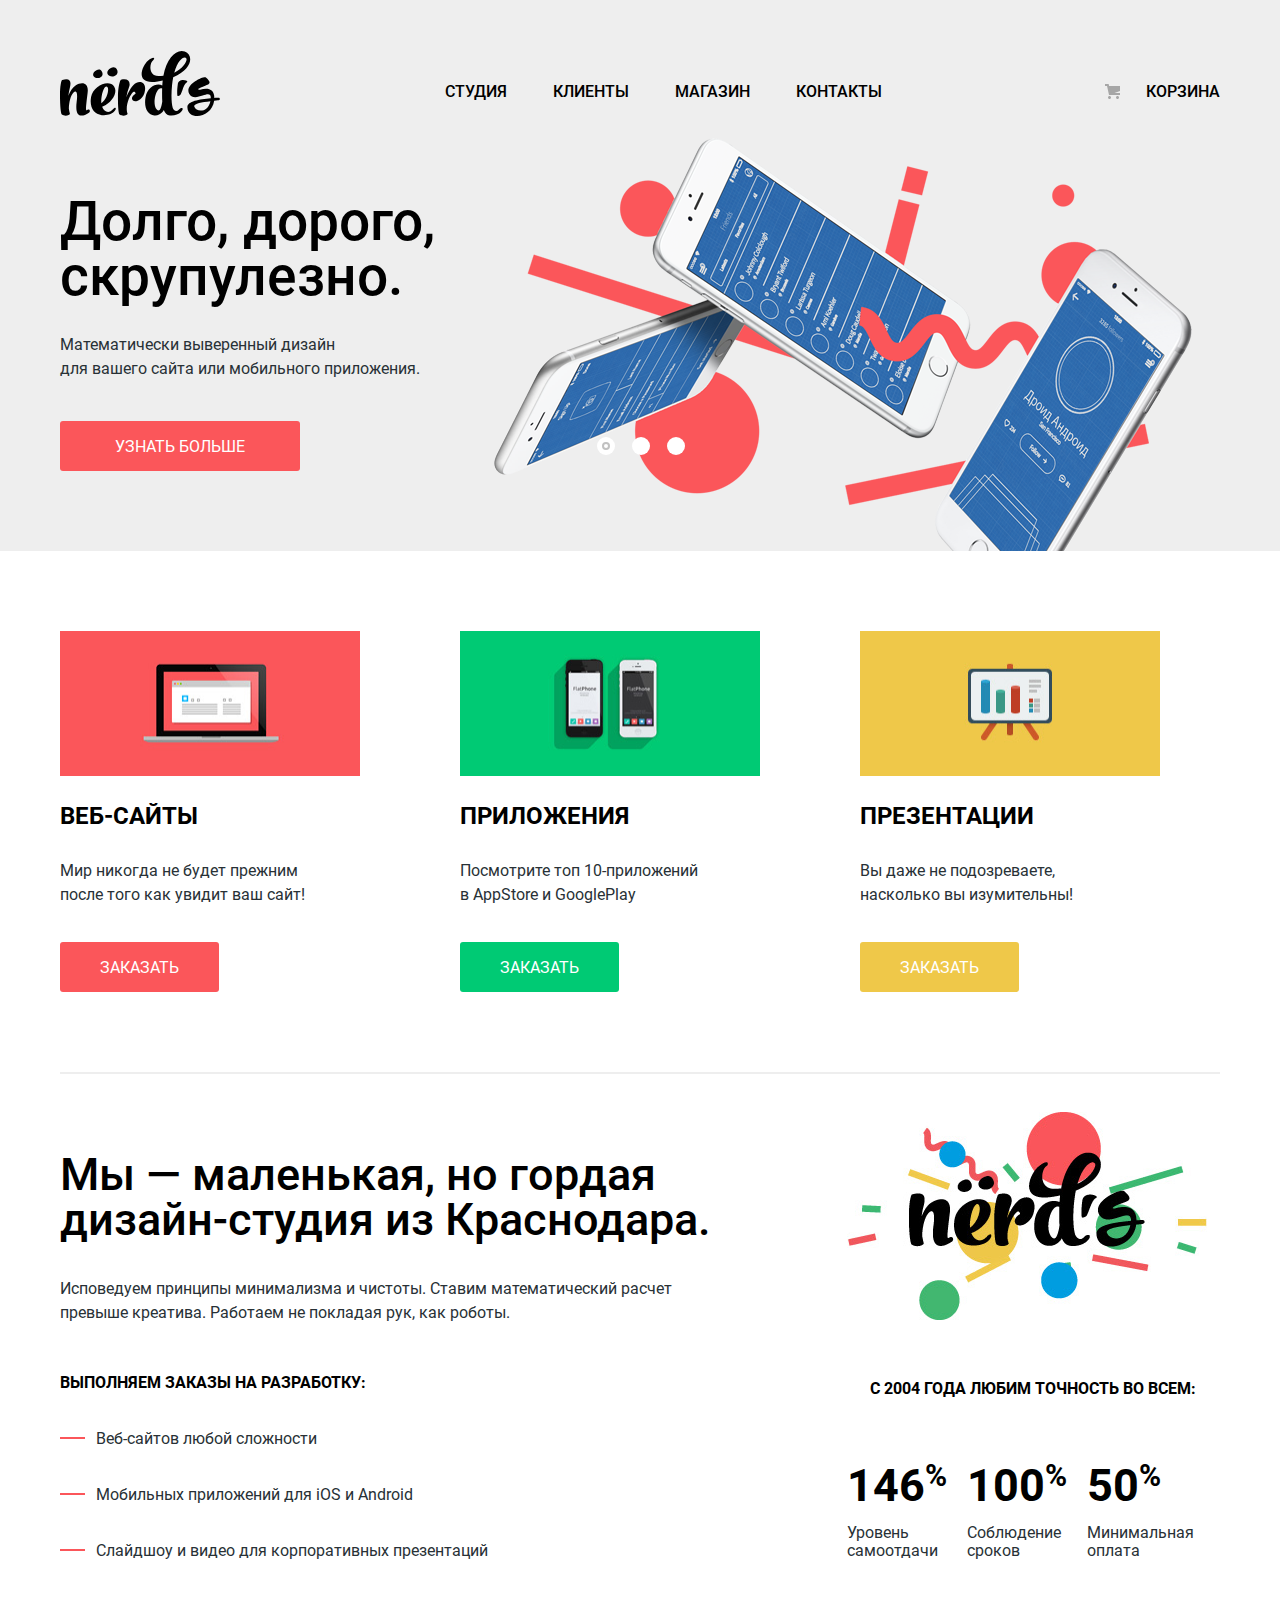
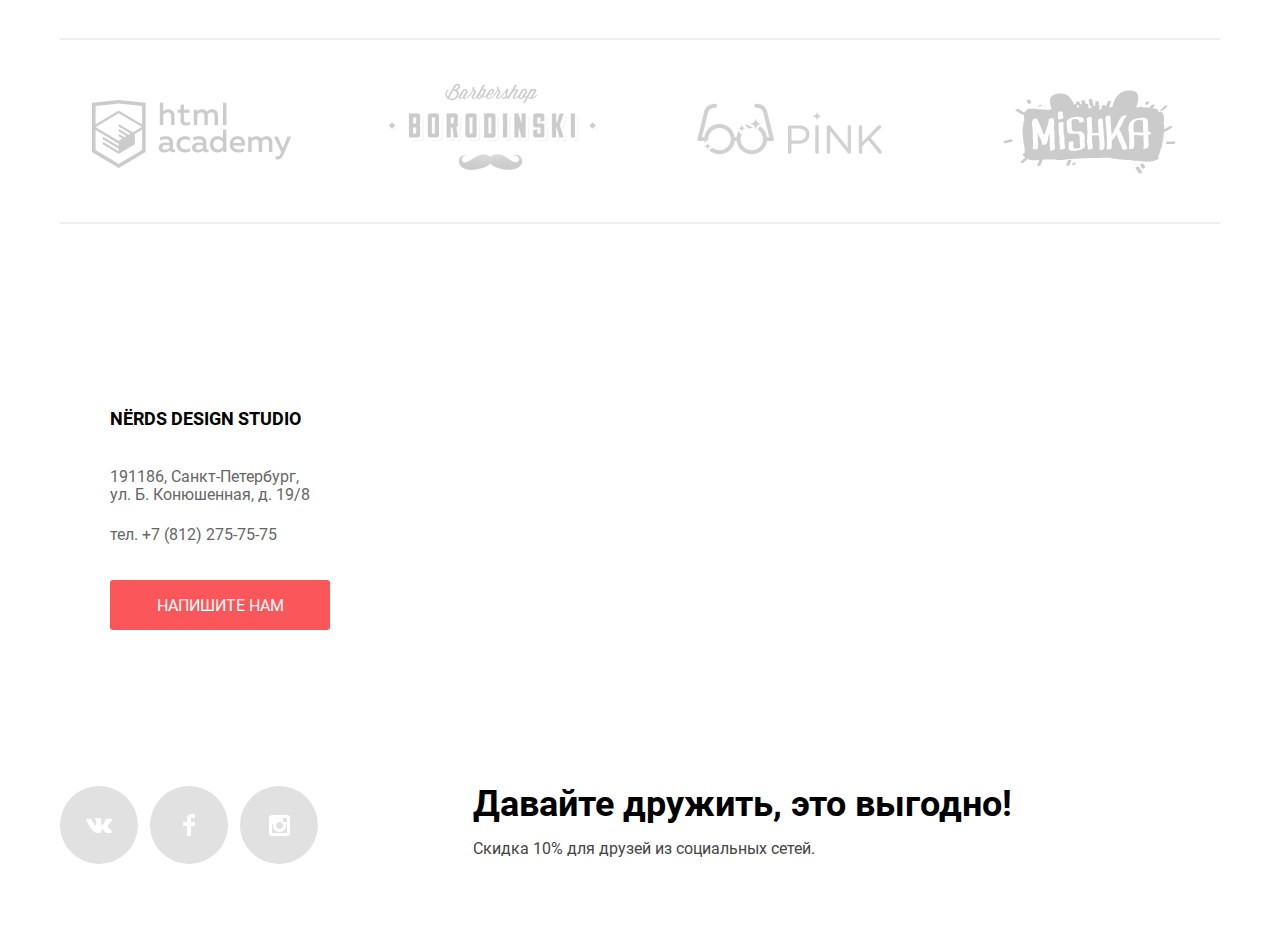
<file: index.html>
<!DOCTYPE html>
<html lang="ru" class="page">
<head>
  <meta charset="UTF-8">
  <title>Nerds — дизайн студия №1 из Краснодара</title>
  <!-- <meta http-equiv="X-UA-Compatible" content="IE=edge">
  <meta name="viewport" content="width=device-width, initial-scale=1.0"> -->

  <link rel="icon" href="favicon.ico" />
  <link rel="icon" href="img/favicon/favicon.svg" type="image/svg+xml" />
  <link rel="apple-touch-icon" href="img/favicon/180.png" />
  <link rel="manifest" href="manifest.webmanifest" />
  <link rel="stylesheet" href="css/normalize.css">
  <link rel="stylesheet" href="css/style.css">
</head>

<body class="page-body">
  <header class="main-header">
    <nav class="main-navigation container">
      <a class="main-header-logo current-logo">
        <img src="img/svg/nerds-logo.svg" alt="логотип Nerds" width="160px" height="65px">
      </a>
      <ul class="site-navigation">
        <li class="nav-item"><a href="#">Студия</a></li>
        <li class="nav-item"><a href="#">Клиенты</a></li>
        <li class="nav-item"><a href="catalog.html">Магазин</a></li>
        <li class="nav-item"><a href="#">Контакты</a></li>
      </ul>
      <ul class="user-navigation">
          <li class="nav-item"><a class="login-link" href="#">Корзина</a></li>
      </ul>
  </nav>
  </header>

  <main class="page-main">
    <h1 class="visually-hidden">Nerds — дизайн студия из Краснодара</h1>
    <section class="main-slider">

      <h2 class="visually-hidden">Наш подход к работе</h2>

      <div class="slider container">
        <ul class="slider-list">
          <li class="slider-item current-slide">
            <p class="slider-slogan">
              Долго, дорого, <br/>
              скрупулезно.
            </p>
            <p class="slider-description">
              Математически выверенный дизайн<br/>
              для вашего сайта или мобильного приложения.
            </p>
            <a class="button button-slider open-modal" href="#" > Узнать больше</a>
          </li>
          <li class="slider-item">
            <p class="slider-slogan">
              Любим математику <br/>
              как никто другой
            </p>
            <p class="slider-description">
              Никакого креатива, только математические формулы<br/>
              для расчета идеальных пропорций.
            </p>
            <a class="button button-slider open-modal" href="#" > Узнать больше</a>
          </li>
          <li class="slider-item">
            <p class="slider-slogan">
              Только ночь,<br/>
              только хардкор
            </p>
            <p class="slider-description">
              Работать днем, как все? Мы против этого><br/>
              Ближе к полуночи работа только начинается.
            </p>
            <a class="button button-slider open-modal" href="#" > Узнать больше</a>
          </li>
        </ul>
        <div class="slider-controls">
          <button
            class="btn-control current-btn"
            type="button"
            aria-label="Первый слайд"
          ></button>
          <button
            class="btn-control"
            type="button"
            aria-label="Второй слайд"
          ></button>
          <button
            class="btn-control"
            type="button"
            aria-label="Третий слайд"
          ></button>
        </div>
      </div>

    </section>

    <section class="services container">
      <h2 class="visually-hidden">Наши услуги</h2>
      <ul class="service-list">
        <li class="service-item">
          <h3>Веб-сайты</h3>
          <img src="img/illustration-1-1.jpg" alt="иконка веб-сайты" width="300" height="145">
          <p>
            Мир никогда не будет прежним<br/>
            после того как увидит ваш сайт!
          </p>
          <a class="button open-modal" href="#">Заказать</a>
        </li>
        <li class="service-item">
          <h3>Приложения</h3>
          <img src="img/illustration-2-1.jpg" alt="иконка веб-сайты" width="300" height="145">
          <p>
            Посмотрите топ 10-приложений<br/>
            в AppStore и GooglePlay
          </p>
          <a class="button open-modal" href="#">Заказать</a>
        </li>
        <li class="service-item">
          <h3>Презентации</h3>
          <img src="img/illustration-3-1.jpg" alt="иконка веб-сайты" width="300" height="145">
          <p>
            Вы даже не подозреваете,<br/>
            насколько вы изумительны!
          </p>
          <a class="button open-modal" href="#">Заказать</a>
        </li>
      </ul>
    </section>

    <section class="about-us container">
      <h2 class="visually-hidden">О нас</h2>
      <div class="about-description">
        <p class="about-slogan">
          Мы — маленькая, но гордая<br/>
          дизайн-студия из Краснодара.
        </p>
        <p class="about-text">
          Исповедуем принципы минимализма и чистоты. Ставим математический расчет<br/>
          превыше креатива. Работаем не покладая рук, как роботы.</p>
        <h3>Выполняем заказы на разработку:</h3>
        <ul class="order-list">
          <li>Веб-сайтов любой сложности</li>
          <li>Мобильных приложений для iOS и Android</li>
          <li>Слайдшоу и видео для корпоративных презентаций</li>
        </ul>
      </div>

      <div class="about-advantages">
        <h3 class="visually-hidden">Наши преимущества</h3>
        <img src="img/nerds-illustration-1.jpg" alt="логотип студии Nerds" width="360" height="208">
        <p class="advantages-slogan">с 2004 года Любим точность во всем:</p>
        <ul class="advantages-list">
          <li class="advantages-item">
            <p class="advantages-title">146<sup class="percent">%</sup></p>
            <p class="advantages-text">Уровень <br/> самоотдачи</p>
          </li>
          <li class="advantages-item">
            <p class="advantages-title">100<sup class="percent">%</sup></p>
            <p class="advantages-text">Соблюдение <br/> сроков</p>
          </li>
          <li class="advantages-item">
            <p class="advantages-title">50<sup class="percent">%</sup></p>
            <p class="advantages-text">Минимальная <br/> оплата</p>
          </li>
        </ul>
      </div>
    </section>

    <section class="partners container">
      <h2 class="visually-hidden">Наши клиенты и партнеры</h2>
      <ul class="partners-list">
        <li class="partner-item"><a href="#"><img src="img/logo-1.png" alt="html academy logo" width="260" height="180"></a></li>
        <li class="partner-item"><a href="#"><img src="img/logo-2.png" alt="borodinsky logo" width="260" height="180"></a></li>
        <li class="partner-item"><a href="#"><img src="img/logo-3.png" alt="pink logo" width="260" height="180"></a></li>
        <li class="partner-item"><a href="#"><img src="img/logo-4.png" alt="mishka logo" width="260" height="180"></a></li>
      </ul>
    </section>
  </main>

  <footer>
    <section class="footer-map">
      <h2 class="visually-hidden">Наш адрес</h2>
      <div class="wrap-map">
        <!-- <img src="img/map.png"
        alt="Офис компании по адресу ул. Большая Конюшенная 19/8, Санкт-Петербург"
        width="1440" height="416"> -->
        <iframe
          src="https://www.google.com/maps/embed?pb=!1m18!1m12!1m3!1d1998.603625300316!2d30.320858716173465!3d59.93871916905408!2m3!1f0!2f0!3f0!3m2!1i1024!2i768!4f13.1!3m3!1m2!1s0x4696310fca145cc1%3A0x42b32648d8238007!2z0JHQvtC70YzRiNCw0Y8g0JrQvtC90Y7RiNC10L3QvdCw0Y8g0YPQuy4sIDE5LzgsINCh0LDQvdC60YIt0J_QtdGC0LXRgNCx0YPRgNCzLCAxOTExODY!5e0!3m2!1sru!2sru!4v1613493564716!5m2!1sru!2sru"
          height="416"
          width ="100%"
          style="border: 0"
          allowfullscreen="true"
          aria-hidden="falsr"
          tabindex="0"
          title="Офис компании по адресу ул. Большая Конюшенная 19/8, Санкт-Петербург"
        ></iframe>
      </div>
      <div class="contact-wrap container">
        <div class="contact-map">
          <p class="adress-title">NЁRDS DESIGN STUDIO</p>
          <p class="adress-text">
            191186, Санкт-Петербург,<br/>
            ул. Б. Конюшенная, д. 19/8<br/>
          </p>
          <p class="tel-text">
            тел.
            <a class="footer-phone" href="tel:+78122757575">
              +7 (812) 275-75-75
            </a>
          </p>
          <a class="button open-modal" href="http://"> Напишите нам</a>
        </div>
      </div>
    </section>

    <section class="social-contacts container">
      <h2 class="visually-hidden">Наши соц-сети</h2>
      <ul class="social-link">
        <li>
          <a class="btn-social" href="#">
            <span class="visually-hidden">Вконтакте</span>
            <img src="img/svg/vk-icon.svg" alt="иконка вконтакте" width="27" height="15">
          </a>
        </li>
        <li>
          <a class="btn-social" href="#">
            <span class="visually-hidden">Фейсбук</span>
            <img src="img/svg/fb-icon.svg" alt="иконка фейсбук" width="12" height="22">
          </a>
        </li>
        <li>
          <a class="btn-social" href="#">
            <span class="visually-hidden">Инстаграм</span>
            <img src="img/svg/insta-icon.svg" alt="иконка инстаграм"  width="21" height="21">
          </a>
        </li>
      </ul>
      <div class="social-inner">
        <p class="social-slogan">Давайте дружить, это выгодно!</p>
        <p class="social-text">Скидка 10% для друзей из социальных сетей.</p>
      </div>
    </section>
  </footer>

  <section class="modal">
    <h2>Напишите нам</h2>
    <form action="https://echo.htmlacademy.ru/" method="post" target="_blanck" class="modal-form">
      <div class="modal-wrap">
        <p class="user-item">
          <label for="user-name">Ваше имя:</label>
            <input
              id="user-name"
              type="text"
              name="login"
              placeholder="Представьтесь, пожалуйста"
            />
        </p>
        <p class="user-item">
          <label for="user-email">Ваш email:</label>
            <input
              id="user-email"
              type="email"
              name="email"
              placeholder="Для отправки ответа"
            />
        </p>
        <p class="user-item">
          <label for="letter-text">Текст письма:</label>
            <textarea
              id="letter-text"
              name="letter"
              placeholder="В свободной форме"
              ></textarea>
        </p>
      </div>

      <button class="button" type="submit">Отправить</button>
    </form>
    <button class="modal-close" type="button" aria-label="Закрыть форму"></button>
  </section>
  <script src="js/index.js"></script>
</body>
</html>
</file>
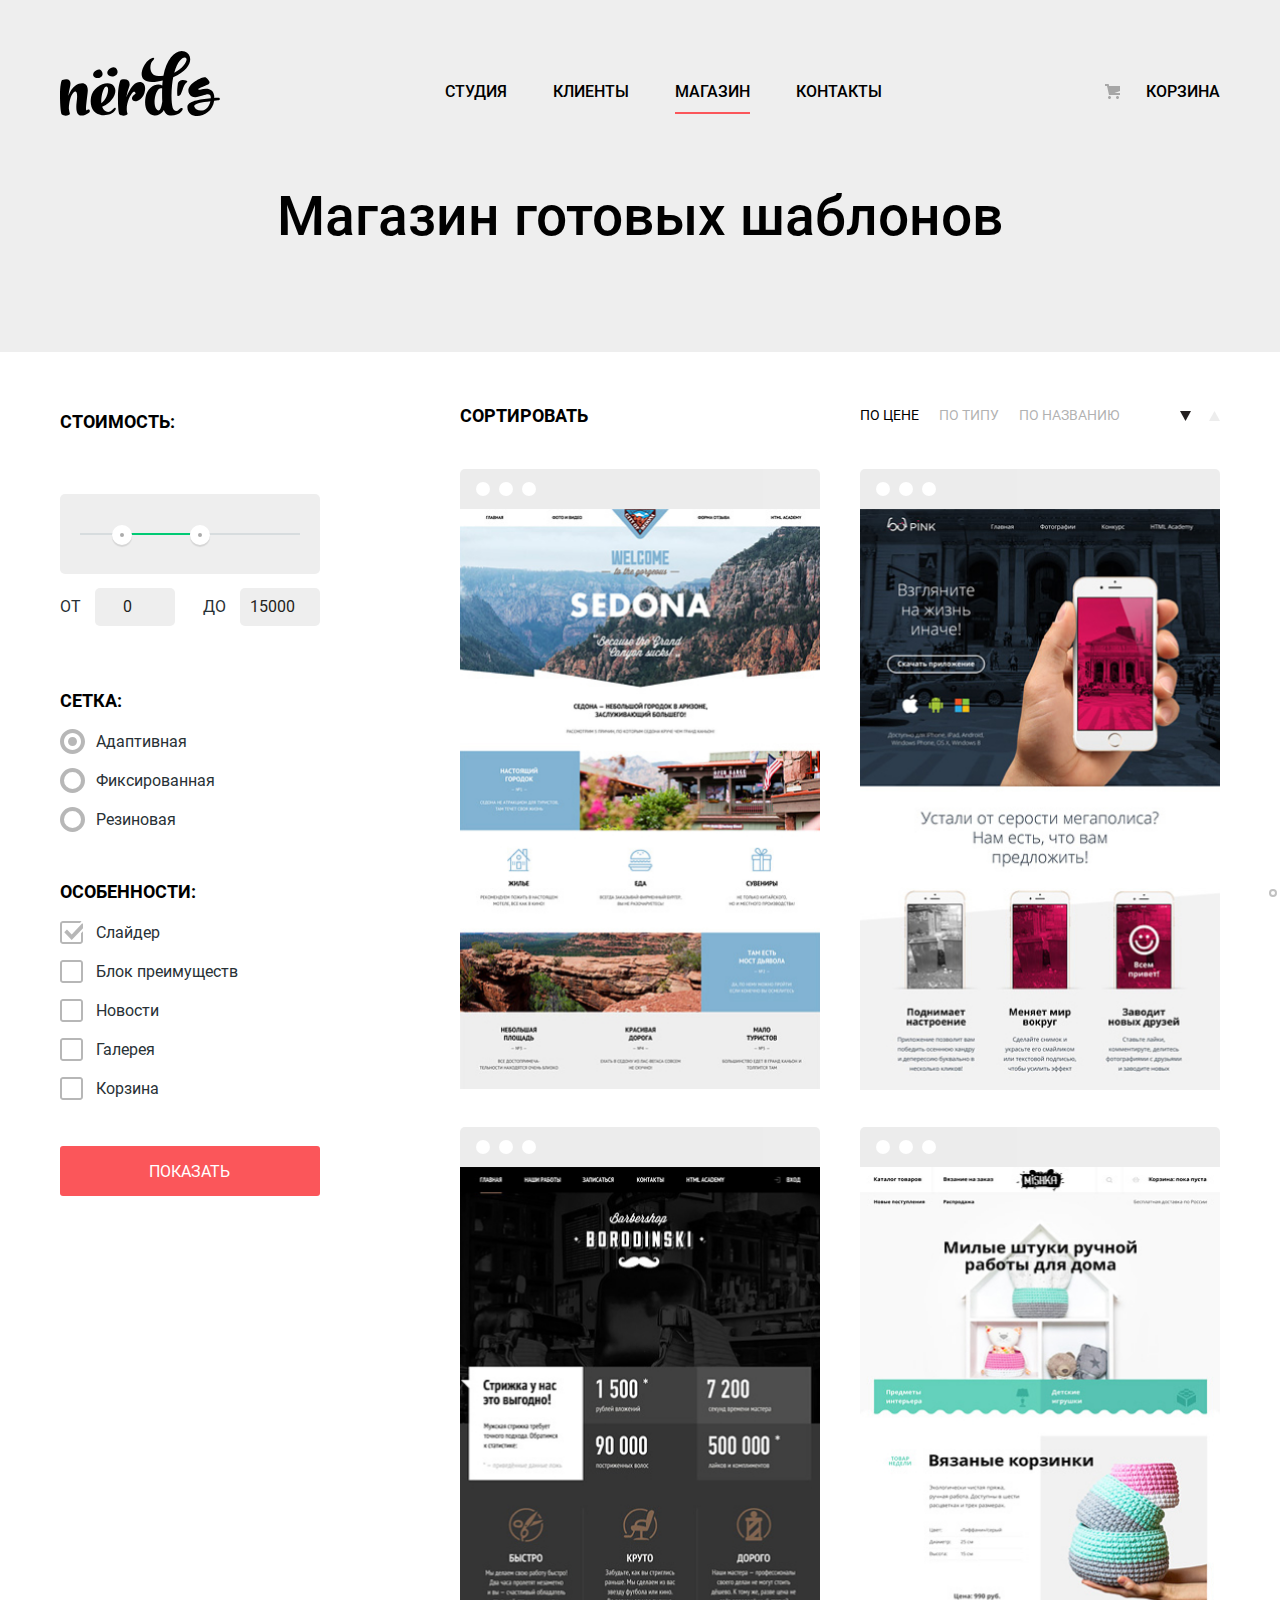
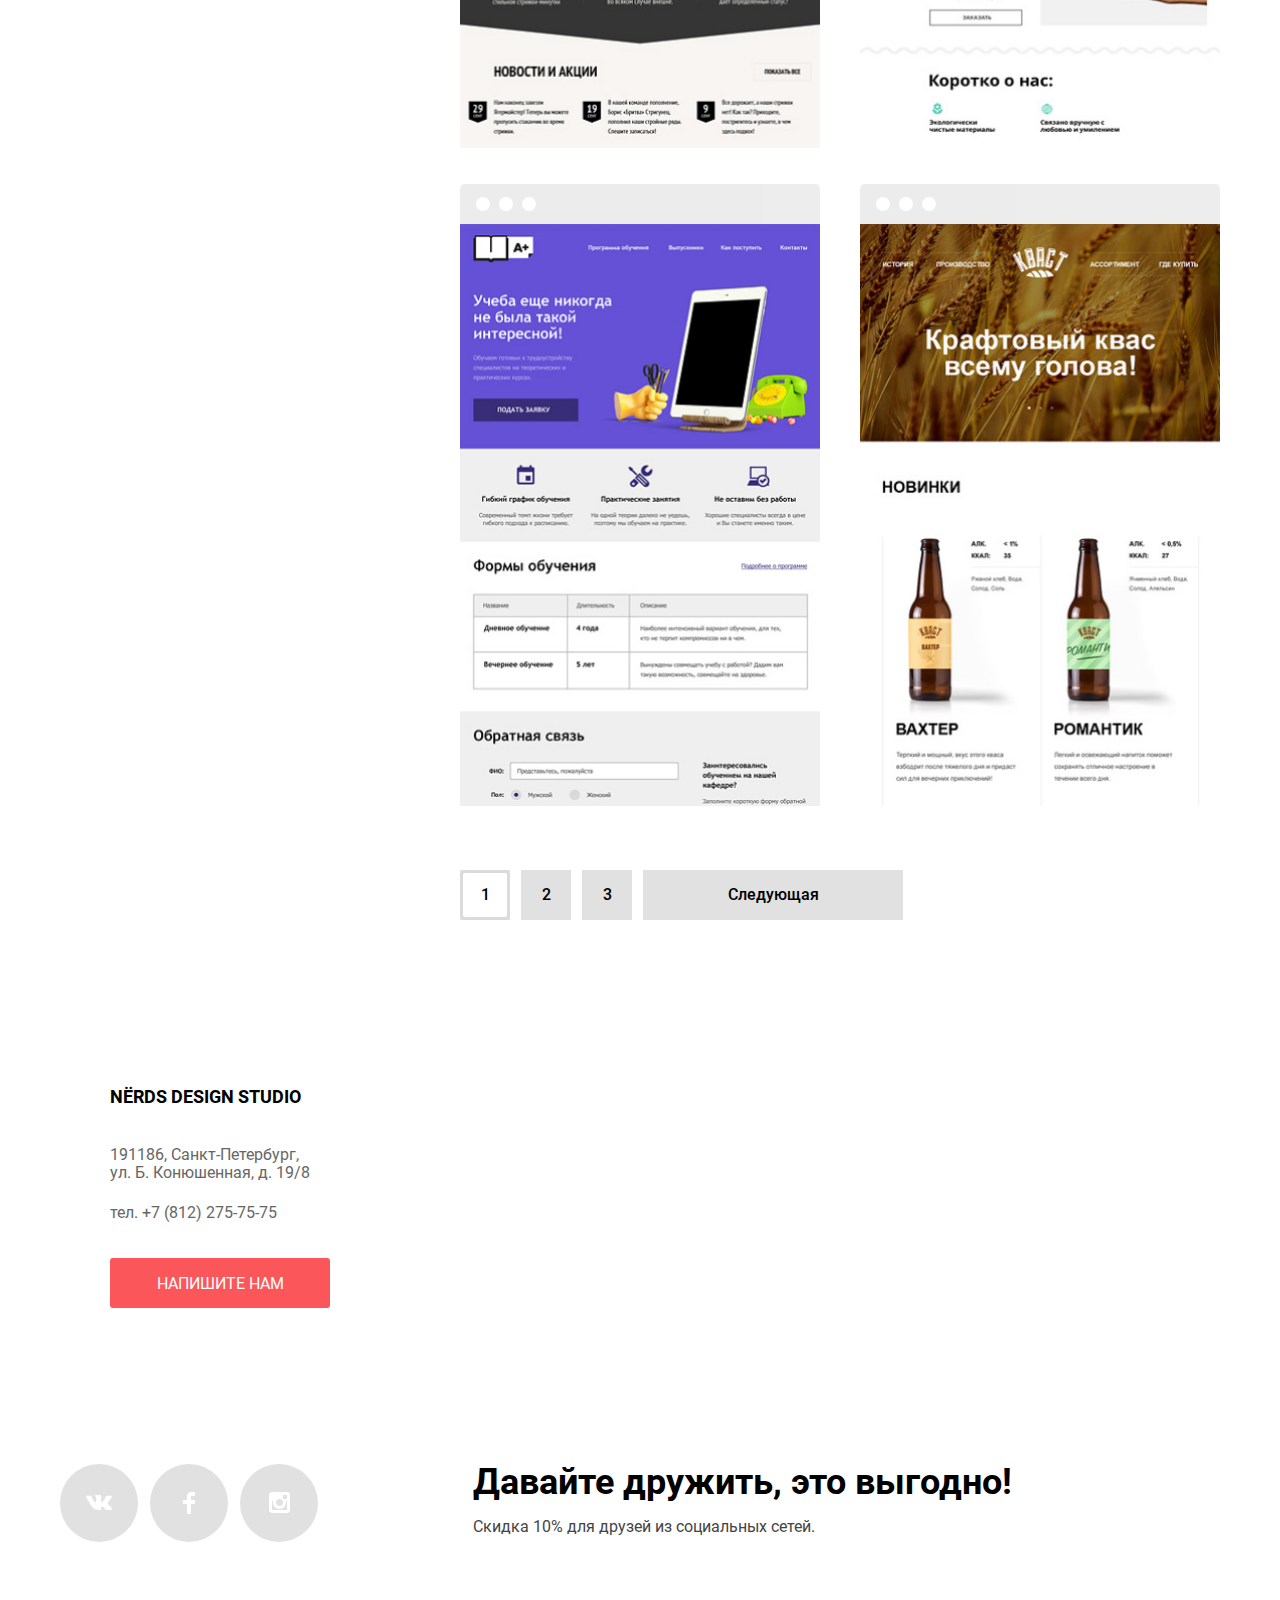
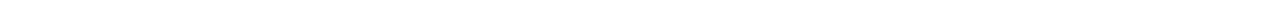
<file: catalog.html>
<!DOCTYPE html>
<html lang="ru" class="page">
<head>
  <meta charset="UTF-8">
  <title>Nerds — дизайн студия №1 из Краснодара</title>
  <meta http-equiv="X-UA-Compatible" content="IE=edge">
  <meta name="viewport" content="width=device-width, initial-scale=1.0">

  <link rel="icon" href="favicon.ico" />
  <link rel="icon" href="img/favicon/favicon.svg" type="image/svg+xml" />
  <link rel="apple-touch-icon" href="img/favicon/180.png" />
  <link rel="manifest" href="manifest.webmanifest" />
  <link rel="stylesheet" href="css/normalize.css">
  <link rel="stylesheet" href="css/style.css">
</head>

<body class="page-body">

  <header class="main-header">
    <nav class="main-navigation container">
      <a class="main-header-logo" href="index.html">
        <img src="img/svg/nerds-logo.svg" alt="логотип Nerds" width="160px" height="65px">
      </a>
      <ul class="site-navigation">
        <li class="nav-item"><a href="#">Студия</a></li>
        <li class="nav-item"><a href="#">Клиенты</a></li>
        <li class="nav-item current-nav-item"><a>Магазин</a></li>
        <li class="nav-item"><a href="#">Контакты</a></li>
      </ul>
      <ul class="user-navigation">
        <li class="nav-item"><a class="login-link" href="#">Корзина</a></li>
      </ul>
  </nav>
  </header>

  <main class="page-catalog">
    <div class="catalog-title">
      <h1 class="container">Магазин готовых шаблонов</h1>
    </div>
    <div class="catalog-wraper container">
      <section class="filters">
        <h2 class="visually-hidden">Фильтр шаблонов</h2>
        <form
          class="filters-form"
          action="https://echo.htmlacademy.ru"
          method="get"
          target="_blank"
        >
          <fieldset class="filter-cost">
            <legend>Стоимость:</legend>
            <div class="filter-cost-range">
             <!--       RANGE CONTROLS            -->
              <div class="range-controls">
                <div class="scale-bar">
                  <div class="progress-bar"
                    style="width: 30%;
                    margin-left: 20%;"
                  >
                  </div>
                </div>
                <div class="toggle toggle-min"
                  tabindex="0"
                  style="left: 20%;"
                >
                </div>
                <div class="toggle toggle-max"
                  tabindex="0"
                  style="left: 50%;"
                >
                </div>
              </div>
              <!--      PRICE CONROLS           -->
              <div class="price-controls">
                <label class="min-price">
                  От <input type="number" name="min-price" value="0">
                </label>

                <label class="max-price">
                  До <input type="number" name="max-price" value="15000">
                </label>
              </div>
              <!--                   -->
            </div>
          </fieldset>

          <fieldset class="filter-grid">
            <legend>Сетка:</legend>
            <ul class="filter-grids-list">
              <li class="filter-option filter-radio">
                <input
                  class="filter-input filter-input-radio visually-hidden"
                  id="grid-adaptive"
                  type="radio"
                  name="grid"
                  value="adaptive"
                  checked
                />
                <label for="grid-adaptive">Адаптивная</label>
              </li>
              <li class="filter-option filter-radio">
                <input
                  class="filter-input filter-input-radio visually-hidden"
                  id="grid-fixed"
                  type="radio"
                  name="grid"
                  value="fixed"
                />
                <label for="grid-fixed">Фиксированная</label>
              </li>
              <li class="filter-option filter-radio">
                <input
                  class="filter-input filter-input-radio visually-hidden"
                  id="grid-stretch"
                  type="radio"
                  name="grid"
                  value="stretch"
                />
                <label for="grid-stretch">Резиновая</label>
              </li>
            </ul>
          </fieldset>

          <fieldset class="filter-special">
            <legend>Особенности:</legend>
            <ul class="filter-special-list">
              <li class="filter-option filter-checkbox">
                <input
                  class="filter-input filter-input-checkbox visually-hidden"
                  type="checkbox"
                  name="slider"
                  id="feature-slider"
                  checked
                >
                <label for="feature-slider">Слайдер</label>
              </li>
              <li class="filter-option filter-checkbox">
                <input
                  class="filter-input filter-input-checkbox visually-hidden"
                  type="checkbox"
                  name="advantages"
                  id="feature-advantages"
                >
                <label for="feature-advantages">Блок преимуществ</label>
              </li>
              <li class="filter-option filter-checkbox">
                <input
                  class="filter-input filter-input-checkbox visually-hidden"
                  type="checkbox"
                  name="news"
                  id="feature-news"
                >
                <label for="feature-news">Новости</label>
              </li>
              <li class="filter-option filter-checkbox">
                <input
                  class="filter-input filter-input-checkbox visually-hidden"
                  type="checkbox"
                  name="gallery"
                  id="feature-gallery"
                >
                <label for="feature-gallery">Галерея</label>
              </li>
              <li class="filter-option filter-checkbox">
                <input
                  class="filter-input filter-input-checkbox visually-hidden"
                  type="checkbox"
                  name="cart"
                  id="feature-cart"
                >
                <label for="feature-cart">Корзина</label>
              </li>
            </ul>
          </fieldset>

          <button class="button" type="submit">Показать</button>
        </form>
      </section>
      <section class="catalog">
        <h2 class="visually-hidden">Каталог шаблонов</h2>
        <div class="catalog-sort">
          <h3>Сортировать</h3>
          <div class="sort-inner">
            <ul class="sort-list">
              <li class="sort-item current-sort-item"><a>По цене</a></li>
              <li class="sort-item"><a href="#">По типу</a></li>
              <li class="sort-item"><a href="#">По названию</a></li>
            </ul>
            <div class="sort-badge">
              <div class="sort-btn current-btn">
                <a>
                  <svg
                    role="img"
                    aria-label="Gо убыванию"
                    width="11"
                    height="10"
                    viewBox="0 0 11 10"
                    xmlns="http://www.w3.org/2000/svg"
                  >
                    <path d="M5.5 10L0 0H11" />
                  </svg>
                </a>
              </div>
              <div class="sort-btn">
                <a href="#">
                  <svg
                    role="img"
                    aria-label="Значок по возрастанию"
                    width="11"
                    height="10"
                    viewBox="0 0 11 10"
                    xmlns="http://www.w3.org/2000/svg"
                  >
                     <g>
                      <path d="M5.5 0L0 10H11L5.5 0Z" />
                     </g>
                  </svg>
                </a>
              </div>
            </div>
          </div>
        </div>
        <ul class="catalog-list">
          <li class="catalog-item">
            <div class="catalog-window">
              <div class="catalog-circle"></div>
            </div>
            <div class="catalog-description">
              <h3>Sedona</h3>
              <p>
                Информационный сайт<br/>
                для туристов
              </p>
              <button class="button" type="button">9 900 Руб.</button>
            </div>
            <img src="img/img-sedona-1.jpg" alt="Превью сайта Седона" width="360" height="578">
          </li>
          <li class="catalog-item">
            <div class="catalog-window">
              <div class="catalog-circle"></div>
            </div>
            <div class="catalog-description">
              <h3>Pink App</h3>
              <p>
                Продуктовый лендинг<br/>
                приложения для iOS и Android
              </p>
              <button class="button" type="button">9 900 Руб.</button>
            </div>
            <img src="img/img-pink-1.jpg" alt="Превью сайта Pink" width="360" height="578">
          </li>
          <li class="catalog-item">
            <div class="catalog-window">
              <div class="catalog-circle"></div>
            </div>
            <div class="catalog-description">
              <h3>Barbershop</h3>
              <p>
                Сайт салона красоты,<br/>
                Для мужчин
              </p>
              <button class="button" type="button">9 900 Руб.</button>
            </div>
            <img src="img/img-barbershop-1.jpg" alt="Превью сайта Borodinski" width="360" height="578">
          </li>
          <li class="catalog-item">
            <div class="catalog-window">
              <div class="catalog-circle"></div>
            </div>
            <div class="catalog-description">
              <h3>Mishka</h3>
              <p>
                Интернет-магазин<br/>
                вязаных игрушек
              </p>
              <button class="button" type="button">9 900 Руб.</button>
            </div>
            <img src="img/img-mishka-1.jpg" alt="Превью сайта Мишка" width="360" height="578">
          </li>
          <li class="catalog-item">
            <div class="catalog-window">
              <div class="catalog-circle"></div>
            </div>
            <div class="catalog-description">
              <h3>A Plus</h3>
              <p>
                Лендинг курсов повышения<br/>
                квалификации
              </p>
              <button class="button" type="button">9 900 Руб.</button>
            </div>
            <img src="img/img-aplus-1.jpg" alt="Превью сайта А+" width="360" height="578">
          </li>
          <li class="catalog-item">
            <div class="catalog-window">
              <div class="catalog-circle"></div>
            </div>
            <div class="catalog-description">
              <h3>Кваст</h3>
              <p>
                Промо-сайт производителя<br/>
                крафтового кваса
              </p>
              <button class="button" type="button">9 900 Руб.</button>
            </div>
            <img src="img/img-kvast-1.jpg" alt="Превью сайта Кваст" width="360" height="578">
          </li>
        </ul>
        <ul class="page-list">
          <li class="page-item current-page">
            <a>1</a>
          </li>
          <li class="page-item">
            <a href="" aria-label="перейти на страницу 2">2</a>
          </li>
          <li class="page-item">
            <a href="" aria-label="перейти на страницу 3">3</a>
          </li>
          <li class="page-item">
            <a href="" aria-label="перейти на следующую страницу">Следующая</a>
          </li>
        </ul>
      </section>
    </div>
  </main>

  <footer>
    <section class="footer-map">
      <h2 class="visually-hidden">Наш адрес</h2>

      <div class="wrap-map">
        <!-- <img src="img/map.png"
        alt="Офис компании по адресу ул. Большая Конюшенная 19/8, Санкт-Петербург"
        width="1440" height="416"> -->
        <iframe
          src="https://www.google.com/maps/embed?pb=!1m18!1m12!1m3!1d1998.603625300316!2d30.320858716173465!3d59.93871916905408!2m3!1f0!2f0!3f0!3m2!1i1024!2i768!4f13.1!3m3!1m2!1s0x4696310fca145cc1%3A0x42b32648d8238007!2z0JHQvtC70YzRiNCw0Y8g0JrQvtC90Y7RiNC10L3QvdCw0Y8g0YPQuy4sIDE5LzgsINCh0LDQvdC60YIt0J_QtdGC0LXRgNCx0YPRgNCzLCAxOTExODY!5e0!3m2!1sru!2sru!4v1613493564716!5m2!1sru!2sru"
          height="416"
          width ="100%"
          style="border: 0"
          allowfullscreen="true"
          aria-hidden="falsr"
          tabindex="0"
          title="Офис компании по адресу ул. Большая Конюшенная 19/8, Санкт-Петербург"
        ></iframe>
      </div>
      <div class="contact-wrap container">
        <div class="contact-map">
          <p class="adress-title">NЁRDS DESIGN STUDIO</p>
          <p class="adress-text">
            191186, Санкт-Петербург,<br/>
            ул. Б. Конюшенная, д. 19/8<br/>
          </p>
          <p class="tel-text">
            тел.
            <a class="footer-phone" href="tel:+78122757575">
              +7 (812) 275-75-75
            </a>
          </p>
          <a class="button open-modal" href="http://"> Напишите нам</a>
        </div>
      </div>
    </section>

    <section class="social-contacts container">
      <h2 class="visually-hidden">Наши соц-сети</h2>
      <ul class="social-link">
        <li>
          <a class="btn-social" href="#">
            <span class="visually-hidden">Вконтакте</span>
            <img src="img/svg/vk-icon.svg" alt="иконка вконтакте" width="27" height="15">
          </a>
        </li>
        <li>
          <a class="btn-social" href="#">
            <span class="visually-hidden">Фейсбук</span>
            <img src="img/svg/fb-icon.svg" alt="иконка фейсбук" width="12" height="22">
          </a>
        </li>
        <li>
          <a class="btn-social" href="#">
            <span class="visually-hidden">Инстаграм</span>
            <img src="img/svg/insta-icon.svg" alt="иконка инстаграм"  width="21" height="21">
          </a>
        </li>
      </ul>
      <div class="social-inner">
        <p class="social-slogan">Давайте дружить, это выгодно!</p>
        <p class="social-text">Скидка 10% для друзей из социальных сетей.</p>
      </div>
    </section>
  </footer>

  <section class="modal">
    <h2>Напишите нам</h2>
    <form action="https://echo.htmlacademy.ru/" method="post" target="_blanck" class="modal-form">
      <div class="modal-wrap">
        <p class="user-item">
          <label for="user-name">Ваше имя:</label>
            <input
              id="user-name"
              type="text"
              name="login"
              placeholder="Представьтесь, пожалуйста"
            />
        </p>
        <p class="user-item">
          <label for="user-email">Ваш email:</label>
            <input
              id="user-email"
              type="email"
              name="email"
              placeholder="Для отправки ответа"
            />
        </p>
        <p class="user-item">
          <label for="letter-text">Текст письма:</label>
            <textarea
              id="letter-text"
              name="letter"
              placeholder="В свободной форме"
              ></textarea>
        </p>
      </div>

      <button class="button" type="submit">Отправить</button>
    </form>
    <button class="modal-close" type="button" aria-label="Закрыть форму"></button>
  </section>

  <script src="js/index.js"></script>
</body>
</html>
</file>
<file: css/style.css>
/* Fonts */

@font-face {
  font-family: "Roboto";
  src: url("../fonts/roboto.woff2") format("woff2"),
    url("../fonts/roboto.woff") format("woff");
  font-weight: 400;
  font-style: normal;
}

@font-face {
  font-family: "Roboto";
  src: url("../fonts/robotobold.woff2") format("woff2"),
    url("../fonts/robotobold.woff") format("woff");
  font-weight: 700;
  font-style: normal;
}

@font-face {
  font-family: "Roboto";
  src: url("../fonts/robotomedium.woff2") format("woff2"),
    url("../fonts/robotomedium.woff") format("woff");
  font-weight: 500;
  font-style: normal;
}

/* Variables */

:root {
  --basic-white: #ffffff;
  --basic-black: #000000;
  --basic-black-l: #231f20;
  --basic-black-light: #283136;
  --basic-grey-dark: #444444;
  --basic-grey--dark-l: #4d4d4d;
  --basic-grey: #666666;
  --basic-grey-ld: #c1c1c1;
  --basic-grey-light-l: #dbdbdb;
  --basic-grey-light: #e1e1e1;
  --basic-grey-extra-light: #eeeeee;
  --basic-grey-modal: #d7dcde;
  --special-grey-active: #a6a6a6;
  --special-grey-hover: #dfdfdf;
  --special-grey-hover-modal: #b4b9bb;
  --special-grey-active-catalog: #d5d5d5;
  --special-grey-active-range: #ababab;
  --basic-red: #fb565a;
  --special-red-hover: #e74246;
  --special-red-active: #d7373b;
  --basic-green: #00ca74;
  --special-green-hover: #00bc6c;
  --special-green-active: #00aa62;
  --basic-yellow: #efc849;
  --special-yellow-hover: #eab534;
  --special-yellow-active: #e5a722;
}

/* Global */

.page-body {
  min-width: 1200px;
  margin: 0;
  padding: 0;
  font-family: "Roboto", "Arial", sans-serif;
  font-weight: 400;
  font-size: 16px;
  color: var(--basic-black);
  background-color: var(--basic-white);

  min-height: 100%;
  display: grid;
  grid-template-rows: min-content 1fr min-content;
  align-content: start;
}

a {
  text-decoration: none;
  color: var(--basic-black);
}

img {
  max-width: 100%;
  height: auto;
}

.visually-hidden {
  position: absolute;
  width: 1px;
  height: 1px;
  margin: -1px;
  border: 0;
  padding: 0;
  white-space: nowrap;
  clip-path: inset(100%);
  clip: rect(0 0 0 0);
  overflow: hidden;
}

/* Grid */

.page {
  height: 100%;
}

.container {
  width: 1160px;
  margin: 0 auto;
  padding: 0 20px;
}

/* Buttons */

.button {
  font: inherit;
  color: var(--basic-white);
  line-height: 18px;
  text-align: center;
  background-color: var(--basic-red);
  border: none;
  text-transform: uppercase;
  border-radius: 3px;
  display: inline-block;
  vertical-align: middle;
  box-sizing: border-box;
  cursor: pointer;
}

.button:hover {
  background-color: var(--special-red-hover);
}

.button:active {
  color: rgba(255, 255, 255, 0.3);
  background-color: var(--special-red-active);
}


/* Main-navigation */

.main-header {
  background-color: var(--basic-grey-extra-light);
}

.main-navigation {
  line-height: 30px;
  font-weight: 500;
  text-transform: uppercase;
  display: grid;
  grid-template-columns: 160px 1fr min-content;
  column-gap: 40px;
  margin-top: 50px;
  margin-bottom: 16px;
}

/* Logo */

.main-header-logo {
  width: 160px;
  height: 65px;
  /* outline: 5px solid rgba(0, 78, 78, 0.7);
  outline-offset: -5px; */
}

.main-header-logo:hover:not(.current-logo) {
  opacity: 0.8;
}

.main-header-logo:active:not(.current-logo) {
  opacity: 0.3;
}

/* Navigation */

.site-navigation,
.user-navigation {
  list-style: none;
  padding: 0;
  margin: 0;
  padding-top: 27px;
}

.site-navigation {
  display: flex;
  flex-wrap: wrap;
  justify-self: center;
  max-width: 760px;
}

.site-navigation li {
  position: relative;
  margin-left: 23px;
  margin-right: 23px;
}

.user-navigation li {
  position: relative;
  text-align: end;
  padding-left: 40px;
}


.login-link::before {
  content: "";
  position: absolute;
  width: 15px;
  height: 15px;
  top: 7px;
  right: 100px;
  background-image: url("../img/svg/cart-icon.svg");
  background-repeat: no-repeat;
}

.current-nav-item a::after {
  position: absolute;
  content: "";
  background-color: var(--basic-red);
  height: 2px;
  width: 100%;
  margin-top: 35px;
  margin-left: -100%;
}


.nav-item:not(.current-item) a:hover {
  color: var(--special-red-hover);
}

.nav-item:not(.current-item) a:active {
  color: var(--special-grey-active);
}

/* Main-slider */

.main-slider {
  background-color: var(--basic-grey-extra-light);
  min-height: 415px;
  margin-bottom: 80px;
}

.slider {
  min-height: 415px;
  position: relative;
}

.slider-list {
  list-style: none;
  margin: 0;
  padding: 0;
}

.slider-item {
  padding-bottom: 80px;
  display: none;
}

.current-slide {
  display: block;
}

/* Slider text */

.slider-slogan {
  line-height: 55px;
  font-size: 55px;
  font-weight: 500;
  margin: 0;
  margin-bottom: 29px;
  padding-top: 63px;
}

.slider-description {
  line-height: 24px;
  color: var(--basic-black-light);
  margin: 0;
  margin-bottom: 40px;
}

/* Slider picture */

.slider-item:nth-child(1) {
  background: url(../img/nerds-index-slide1-1.png) no-repeat right bottom;
  background-size: 760px auto;

}

.slider-item:nth-child(2) {
  background: url(../img/nerds-index-slide2-1.png) no-repeat right bottom;
  background-size: 760px auto;

}

.slider-item:nth-child(3) {
  background: url(../img/nerds-index-slide3-1.png) no-repeat right bottom;
  background-size: 760px auto;

}

/* Slider button */

.button-slider {
  min-width: 240px;
  max-width: 360px;
  padding: 17px 54px 15px 54px;
}

/* Slider controls */

.slider-controls{
  position: absolute;
  bottom: 96px;
  right: 555px;
  z-index: 2;
  width: 88px;
  display: flex;
  justify-content: space-between;
}

.btn-control {
  background-color: var(--basic-white);
  border-radius: 50%;
  border-color: transparent;
  width: 18px;
  height: 18px;
  position: relative;
}

.btn-control:not(.current-btn) {
  cursor: pointer;
}

.current-btn::after {
  content: "";
  position: absolute;
  width: 8px;
  height: 8px;
  background-color: transparent;
  border: 2px solid var(--basic-grey-ld);
  box-sizing: border-box;
  border-radius: 50%;
  bottom: 3px;
  right: 3px;
}

/* Servises */

.services {
  margin-bottom: 80px;
}

.service-list {
  list-style: none;
  margin: 0;
  padding: 0;
  display: grid;
  grid-template-columns: 1fr 1fr 1fr;
  column-gap: 40px;
}

.service-item {
  display: flex;
  flex-direction: column;
  align-items: flex-start;
}

.service-item img {
  width: 300px;
  height: 145px;
  margin-bottom: 25px;
}

/* Service Description */

.service-item h3 {
  font-size: 24px;
  line-height: 30px;
  font-weight: 700;
  text-transform: uppercase;
  margin: 0;
  margin-bottom: 28px;
  order: 2;
}

.service-item p {
  line-height: 24px;
  color: var(--basic-black-light);
  order: 3;
  margin: 0;
  margin-bottom: 35px;
}

/* Service button */

.service-item .button {
  order: 4;
  padding: 17px 40px 15px 40px;
  max-width: 300px;
  cursor: pointer;
}

/* Green button */

.service-item:nth-child(2) .button {
  background-color: var(--basic-green);
}

.service-item:nth-child(2) .button:hover {
  background-color: var(--special-green-hover);
}

.service-item:nth-child(2) .button:active {
  background-color: var(--special-green-active);
}

/* Yellow button */

.service-item:nth-child(3) .button {
  background-color: var(--basic-yellow);
}

.service-item:nth-child(3) .button:hover {
  background-color: var(--special-yellow-hover);
}

.service-item:nth-child(3) .button:active {
  background-color: var(--special-yellow-active);
}

/* About-us */

.about-us::before {
  content: " ";
  background-color: var(--basic-grey-extra-light);;
  width: 1160px;
  height: 2px;
  position: absolute;
}

.about-us {
  display: grid;
  grid-template-columns: 2fr 1fr;
  column-gap: 40px;
  margin-bottom: 75px ;
}

.about-slogan {
  font-size: 45px;
  line-height: 45px;
  font-weight: 500;
  margin: 0;
  margin-top: 80px;
  margin-bottom: 35px;
}

.about-text {
  line-height: 24px;
  margin: 0;
  margin-bottom: 46px;
  color: var(--basic-black-light);
}

.about-description h3 {
  font-size: 16px;
  line-height: 24px;
  margin: 0;
  margin-bottom: 32px;
  text-transform: uppercase;
}

.order-list {
  list-style: none;
  margin: 0;
  padding: 0;
  line-height: 24px;
  color: var(--basic-black-light);
  position: relative;
}

.order-list li {
  position: relative;
  padding-left: 36px;
  margin-bottom: 32px;
}

.order-list li:last-child{
  margin-bottom: 0;
}

.order-list li::before {
  content: "";
  background-color: var(--basic-red);
  width: 25px;
  height: 2px;
  top: 10px;
  left: 0;
  position: absolute;
}

.about-advantages img {
  margin: 40px auto;
}

.advantages-slogan {
  font-weight: 700;
  text-transform: uppercase;
  text-align: center;
}

.advantages-list {
  list-style: none;
  margin: 0;
  padding: 0;
  display: flex;
  flex-wrap: wrap;
  gap: 20px;
}

.advantages-title {
  font-size: 45px;
  font-weight: 700;
  margin-bottom: 12px;
}

.percent {
  font-size: 30px;
}

.advantages-text {
  margin: 0;
  line-height: 18px;
  color: var(--basic-black-light);
}


/* Partners */

.partners {
  margin-bottom: 80px;
}

.partners::before {
  content: " ";
  background-color: var(--basic-grey-extra-light);;
  width: 1160px;
  height: 2px;
  position: absolute;
}

.partners::after {
  content: " ";
  background-color: var(--basic-grey-extra-light);;
  width: 1160px;
  height: 2px;
  position: absolute;
}

.partners-list {
  list-style: none;
  margin: 0;
  padding: 0;
  display: flex;
  justify-content: space-between;
}

.partner-item {
  opacity: 0.2;
}

.partner-item:hover {
  opacity: 1;
}

.partner-item:active {
  opacity: 0.1;
}

/* Footer map */

.footer-map {
  position: relative;
  min-height: 416px;
}

.wrap-map {
  /* ЕСЛИ ВСТАВЛЕННО ИЗОБРАЖЕНИЕ ЗАМЕНИТЬ НА ЭТО

  position: absolute;
  height: 416px;
  left: 0;
  right: 0;
  text-align: center; */
  height: 416px;
  width: 100%;
  position: absolute;
}

.contact-wrap {
  min-height: 416px;
  position: absolute;
  left: 0;
  right: 0;
}

.contact-map {
  position: absolute;
  width: 319px;
  top: 54px;
  left: 20px;
  background-color: var(--basic-white);
  padding: 48px 50px;
  box-sizing: border-box;
  box-shadow: 0 1px 1px rgba(var(--basic-black-rgb), 0.1);
}

.adress-title {
  font-size: 18px;
  font-weight: 700;
  line-height: 30px;
  text-transform: uppercase;
  margin: 0;
  margin-bottom: 34px;
}

.adress-text {
  margin: 0;
  margin-bottom: 22px;
}

.tel-text {
  margin: 0;
  margin-bottom: 36px;
}

.adress-text,
.tel-text,
.tel-text a{
  line-height: 18px;
  color: var(--basic-grey);
}

.contact-map .button {
  padding: 17px 44px 15px 44px;
  width: 220px;
  cursor: pointer;
}

/* Footer social */

.social-contacts {
  display: grid;
  column-gap: 40px;
  grid-template-columns: 1fr 2fr;
  padding-top: 68px;
  padding-bottom: 58px;
}

.social-link {
  display: flex;
  flex-wrap: wrap;
  list-style: none;
  margin: 0;
  padding: 0;
}

.social-link li {
  margin-right: 12px;
  margin-bottom: 12px;
}

.social-link li:last-child{
  margin-right: 0;
}

.social-slogan {
  font-size: 36px;
  line-height: 36px;
  font-weight: 700;
  margin: 0;
  margin-bottom: 10px;
}

.social-text {
  line-height: 22px;
  color: var(--basic-grey-dark);
}

.btn-social {
  background-color: var(--basic-grey-light);
  display: flex;
  align-items: center;
  justify-content: center;
  width: 78px;
  height: 78px;
  border-radius: 50%;
  text-align: center;
}

.btn-social:hover {
  background-color: var(--special-red-hover);
}

.btn-social:active {
  background-color: var(--special-red-active);
}

.btn-social:active img {
  opacity: 0.3;
}

/* CATALOG */

/* Catalog-title */

.catalog-title {
  background-color: var(--basic-grey-extra-light);
  margin-bottom: 55px;
  padding-top: 58px;
  padding-bottom: 108px;
}

.catalog-title h1 {
  font-weight: 500;
  font-size: 55px;
  line-height: 55px;
  margin: 0 auto;
  text-align: center;
}

.catalog-wraper {
  display: grid;
  grid-template-columns: 1fr 2fr;
  column-gap: 40px;
}

/* Filters */

.filters {
  width: 260px;
}

.filters-form fieldset {
  border: none;
  margin: 0;
  padding: 0;
}

.filters-form legend {
  font-size: 18px;
  line-height: 30px;
  font-weight: 700;
  text-transform: uppercase;
  margin-bottom: 16px;
}

.filters-form label {
  line-height: 19px;
  color: var(--basic-black-light);
}

/* Filter-cost  */

.filter-cost legend{
  margin-bottom: 57px;
}

.filter-cost-range {
  margin-bottom: 60px;
  width: 260px;
}

/* Range controls */

.range-controls {
  position: relative;
  height: 41px;
  padding-top: 39px;
  padding-right: 20px;
  padding-left: 20px;
  border-radius: 5px;
  margin-bottom: 14px;
  background-color: var(--basic-grey-extra-light);
}

.range-controls .scale-bar {
  height: 2px;
  background: var(--basic-grey-modal);
}

.range-controls .progress-bar {
  width: 70%;
  height: 2px;
  background: var(--basic-green);
}

.range-controls .toggle {
  position: absolute;
  top: 31px;
  left: 0;
  width: 4px;
  height: 4px;
  background-color: var(--special-grey-active-range);
  border: 8px solid var(--basic-white);
  border-radius: 50%;
  box-shadow: 0 2px 1px 0 rgba(0, 0, 0, 0.1);
  cursor: pointer;
}

.range-controls .toggle-min {
  left: 18px;
}

.range-controls .toggle-max {
  left: 160px;
}

/* Price controls */

.price-controls {
  display: flex;
  justify-content: space-between;
}

.price-controls label {
  text-transform: uppercase;
}

.price-controls input {
  width: 60px;
  padding: 10px;
  margin-left: 10px;
  text-align: center;
  color: var(--basic-black-l);
  border: none;
  border-radius: 5px;
  background: var(--basic-grey-extra-light);
  font-family: inherit;
  font-size: inherit;
}


/* Filer-grid Filter-special*/

.filter-grids-list,
.filter-special-list {
  list-style: none;
  margin: 0;
  padding: 0;
  margin-bottom: 48px;
}

.filter-radio,
.filter-checkbox {
  margin-bottom: 20px;
}

.filter-option label {
  position: relative;
  display: block;
  cursor: pointer;
  user-select: none;
  margin-left: 36px;
}

.filter-input-radio:not(:checked) + label::before {
  content: "";
  position: absolute;
  top: -3px;
  left: -36px;
  width: 25px;
  height: 25px;
  background-color: var(--basic-white);
  border: 4px solid var(--basic-grey--dark-l);
  border-radius: 50%;
  box-sizing: border-box;
  opacity: 0.4;
}

.filter-input-radio:checked + label::after {
  content: "";
  position: absolute;
  top: -3px;
  left: -36px;
  width: 25px;
  height: 25px;
  background-image: url(../img/svg/radio-on.svg);
  background-repeat: no-repeat;
  opacity: 0.4;
}

.filter-input-checkbox:not(:checked) + label::before{
  content: "";
  position: absolute;
  top: -2px;
  left: -36px;
  width: 23px;
  height: 23px;
  background-image: url(../img/svg/checkbox-off.svg);
  background-repeat: no-repeat;
  opacity: 0.4;
}

.filter-input-checkbox:checked + label::after {
  content: "";
  position: absolute;
  top: -2px;
  left: -36px;
  width: 23px;
  height: 23px;
  background-image: url(../img/svg/checkbox-on.svg);
  background-repeat: no-repeat;
  opacity: 0.4;
}

.filter-input-checkbox:hover + label::after,
.filter-input-checkbox:hover + label::before,
.filter-input-radio:hover + label::after,
.filter-input-radio:hover + label::before {
  opacity: 1;
}

.filter-input-checkbox:disabled + label::after,
.filter-input-checkbox:disabled + label::before,
.filter-input-radio:disabled + label::after,
.filter-input-radio:disabled + label::before {
  opacity: 0.1;
}

.filter-input-checkbox:focus + label::before,
.filter-input-checkbox:focus + label::after,
.filter-input-radio:focus + label::after {
  border-color: var(--basic-black);
  outline: 2px solid var(--basic-black);
  opacity: 1;
}

.filter-input-checkbox:focus:checked + label::before,
.filter-input-checkbox:focus:checked + label::after,
.filter-input-radio:focus:checked + label::after {
  outline: 0px solid var(--basic-black);
}

.filters-form .button {
  width: 260px;
  padding: 17px 89px 15px 88px;
}

/* Catalog-sort */


.catalog-sort {
  text-transform: uppercase;
  display: grid;
  grid-template-columns: 1fr 1fr;
  column-gap: 40px;
  margin-bottom: 40px; /* 57px */
}

.catalog-sort h3 {
  margin: 0;
  font-size: 18px;
  line-height: 18px;
  font-weight: 700;
}

.sort-inner {
  display: grid;
  grid-template-columns: 1fr 60px;
}

.sort-list {
  list-style: none;
  margin: 0;
  padding: 0;
  font-size: 14px;
  display: flex;
  flex-wrap: wrap;
  align-items: flex-end;
}

.sort-item {
  margin-right: 20px;
  padding-bottom: 6px;
  opacity: 0.3;
}

.sort-item:last-child{
  margin-right: 0;
}

.sort-item:not(.current-sort-item):hover {
  opacity: 0.6;
}

.sort-item:not(.current-sort-item):active,
.current-sort-item {
  opacity: 1;
}

.sort-item:active {
  outline: none;
}

.sort-item:focus {
  opacity: 1;
}

/* Sort btn */

.sort-badge {
  display: flex;
  justify-self: self-end;
}

.sort-btn:not(.current-btn) {
  cursor: pointer;
}

.sort-btn {
  margin-right: 18px;
}

.sort-btn:last-child {
  margin-right: 0;
}

.sort-btn svg {
  fill: var(--special-grey-active);
  fill-opacity: 0.2;
}

.sort-btn:not(.current-btn):hover svg {
  fill: var(--special-grey-active);
  fill-opacity: 1;
}

.sort-btn:not(.current-btn):active svg,
.current-btn svg {
  fill: var(--basic-black-l);
  fill-opacity: 1;
}

.sort-btn:active {
  outline: none;
}

/* Catalog-list */

.catalog-list {
  list-style: none;
  margin: 0;
  padding: 0;
  display: grid;
  grid-template-columns: 360px 360px;
  column-gap: 40px;
  margin-bottom: 28px;
}

.catalog-item {
  margin-bottom: 32px;
  position: relative;
}

.catalog-item img {
  width: 360px;
  height: 578;
  object-fit: cover;
}

.catalog-item:hover {
  box-shadow: 0px 6px 15px rgba(0, 0, 0, 0.25);
}

.catalog-window {
  background-color: var(--basic-grey--dark-l);
  border-radius: 5px 5px 0px 0px;
  height: 40px;
  position: relative;
  opacity: 0.1;
}

.catalog-item:hover .catalog-window {
  opacity: 1;
}

.catalog-circle,
.catalog-circle::after,
.catalog-circle::before {
  width: 14px;
  height: 14px;
  border-radius: 50%;
  background-color: var(--basic-white);
  position: absolute;
  content: "";
}

.catalog-circle {
  left: 39px;
  top: 13px;
}

.catalog-circle::before {
  right: 23px;
}

.catalog-circle::after {
  left: 23px;
}

.catalog-description {
  background-color: var(--basic-grey-extra-light);
  position: absolute;
  bottom: 0;
  padding: 30px 60px 40px;
  min-height: 230px;
  width: 360px;
  box-sizing: border-box;
  text-align: center;
  display: none;
}

.catalog-item:hover .catalog-description {
  display: block;
}

.catalog-description h3 {
  font-size: 18px;
  text-transform: uppercase;
  margin: 0;
  margin-bottom: 25px;
}

.catalog-description p {
  color: var(--basic-grey);
  margin: 0;
  line-height: 18px;
  margin-bottom: 28px;
}

.catalog-description .button {
  padding: 17px 72px 15px 72px;
}


/* Pagination */

.page-list {
  list-style: none;
  margin: 0;
  padding: 0;
  display: flex;
  flex-wrap: wrap;
  margin-bottom: 50px;
}

.page-item {
  font-weight: 500;
  line-height: 18px;
  margin-right: 11px;
  margin-bottom: 10px;
  background-color: var(--basic-grey-light);
}

.page-item a {
  min-width: 50px;
  height: 50px;
  border-radius: 5px;
  display: flex;
  justify-content: center;
  align-items: center;
  box-sizing: border-box;
}

.page-item:last-child a {
  min-width: 260px;
}

.current-page a {
  border: 3px solid var(--basic-grey-light-l);
  background-color: var(--basic-white);
}

.page-item:not(.current-page) a:hover {
  background-color: var(--special-grey-hover);
}

.page-item:not(.current-page) a:active {
    background-color: var(--special-grey-active-catalog);
    color: rgba(0, 0, 0, 0.3);
    box-shadow: inset 0px 3px 0px rgba(0, 0, 0, 0.1);
  }




/* Modal */

.modal {
  width: 960px;
  height: 590px;
  position: fixed;
  padding: 63px 100px 84px;
  box-sizing: border-box;
  background: var(--basic-white);
  box-shadow: 0px 20px 40px rgba(0, 0, 0, 0.4);
  margin: auto;
  top: 0;
  right: 0;
  bottom: 0;
  left: 0;
  z-index: 99;
  display: none;
}

.modal-show {
  display: block;
  animation: bounce 0.6s;
}

.modal-error {
  animation: shake 0.6s;
}

.modal-close {
  position: absolute;
  border: none;
  background-color: transparent;
  background-image: url(../img/svg/close-cross.svg);
  background-repeat: no-repeat;
  opacity: 0.3;
  width: 21px;
  height: 21px;
  right: 90px;
  top: 78px;
  cursor: pointer;
}

.modal-close:hover {
  opacity: 1;
}

.modal-close:active {
  opacity: 0.1;
  outline: none;
}

.modal h2 {
  font-size: 45px;
  line-height: 45px;
  font-weight: 500;
  margin: 0;
  margin-bottom: 40px;
}

.modal-wrap {
  display: flex;
  flex-wrap: wrap;
  width: 760px;
  justify-content: space-between;
  margin-bottom: 47px;
}

.user-item {
  margin: 0;
  margin-bottom: 35px;
  display: flex;
  flex-direction: column;
}

.user-item:last-child {
  margin-bottom: 0;
}

.user-item label {
  font-weight: 700;
  line-height: 18px;
  width: 360px;
  margin-bottom: 10px;
}

.user-item input,
.user-item textarea {
  font: inherit;
  line-height: 18px;
  border: 2px solid var(--basic-grey-modal);
  border-radius: 3px;
  box-sizing: border-box;
  padding: 16px 14px 16px 16px;
}

.user-item textarea {
  width: 760px;
  height: 118px;
  resize: none;
  margin-bottom: 0;
}

.modal .button {
  padding: 16px 83px;
}

.user-item input::placeholder,
.user-item textarea::placeholder {
  color: var(--basic-grey-dark);
  opacity: 0.3;
}

.user-item input:hover,
.user-item textarea:hover {
  border-color: var(--special-grey-hover-modal);
}

.user-item input:focus,
.user-item textarea:focus {
  border-color: var(--basic-black);
  outline: var(--basic-black);
}

.user-item input:invalid {
  border-color: var(--special-red-hover);
  color: var(--special-red-hover);
}


/* Animations */

@keyframes bounce {
  0% {
    transform: translateY(-2000px);
  }

  70% {
    transform: translateY(30px);
  }

  90% {
    transform: translateY(-10px);
  }

  100% {
    transform: translateY(0);
  }
}

@keyframes shake {
  0%, 100% {
    transform: translateX(0);
  }

  10%, 30%, 50%, 70%, 90% {
    transform: translateX(-10px);
  }

  20%, 40%, 60%, 80% {
    transform: translateX(10px);
  }
}
</file>
